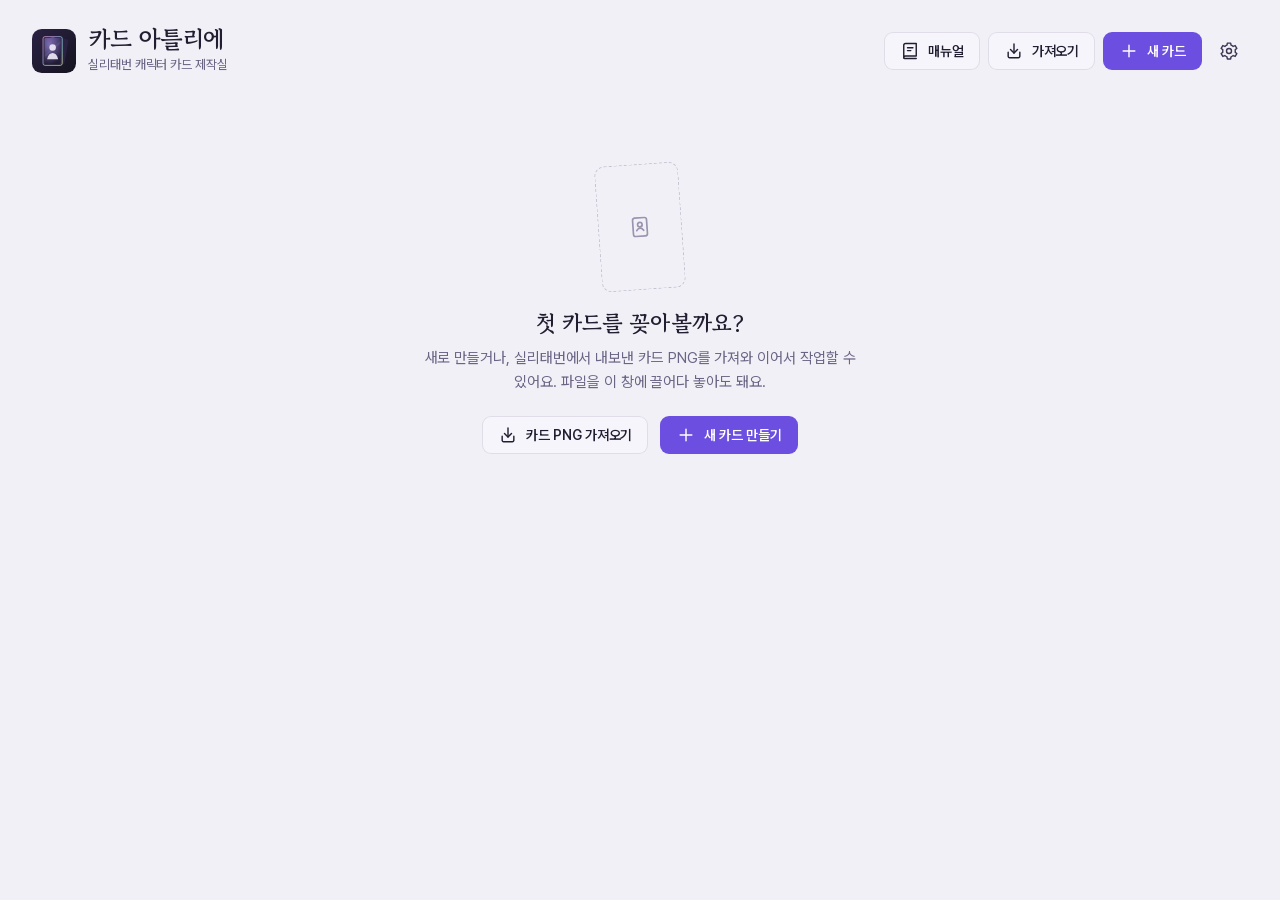
<file: index.html>
<!doctype html>
<html lang="ko">
<head>
  <meta charset="utf-8">
  <meta name="viewport" content="width=device-width, initial-scale=1, viewport-fit=cover">
  <title>카드 아틀리에</title>
  <meta name="description" content="실리태번 캐릭터 카드·로어북·정규식을 한곳에서 만들고 버전 관리하는 제작 도구">
  <meta name="theme-color" content="#15131f">
  <meta name="color-scheme" content="dark light">
  <meta name="mobile-web-app-capable" content="yes">
  <meta name="apple-mobile-web-app-capable" content="yes">
  <meta name="apple-mobile-web-app-title" content="카드 아틀리에">
  <link rel="icon" href="icons/icon.svg" type="image/svg+xml">
  <link rel="apple-touch-icon" href="icons/icon-192.png">
  <link rel="manifest" href="manifest.webmanifest">
  <link rel="stylesheet" href="css/app.css">
</head>
<body>
  <div id="app" aria-live="off"></div>
  <noscript>이 앱은 자바스크립트가 필요해요.</noscript>
  <script type="module" src="js/app.js"></script>
</body>
</html>
</file>
<file: css/app.css>
@import url('../fonts/pretendard/pretendardvariable-dynamic-subset.css');
@import url('../fonts/gowun/gowun-batang.css');
@import url('../fonts/jbmono/jbmono.css');

/* ════════════════════════════════════════════════════════════
   카드 아틀리에 — 포토카드 바인더 테마
   하나의 강조 요소: 탑로더 슬리브 + 홀로그램 포일 엣지
   ════════════════════════════════════════════════════════════ */

:root {
  --font-ui: 'Pretendard Variable', Pretendard, -apple-system, 'Apple SD Gothic Neo', 'Malgun Gothic', sans-serif;
  --font-name: 'Gowun Batang', 'Nanum Myeongjo', serif;
  --font-code: 'JetBrains Mono', 'Pretendard Variable', 'D2Coding', ui-monospace, monospace;

  --r-xs: 6px; --r-sm: 9px; --r-md: 13px; --r-lg: 18px; --r-card: 14px;
  --rail: 76px;
  --top: 60px;
  --ease: cubic-bezier(.2,.7,.2,1);

  color-scheme: dark;
  --bg: #15131f;
  --bg-deep: #100e18;
  --surface: #1d1a2a;
  --raised: #262236;
  --raised-2: #2e2942;
  --line: rgba(220, 210, 255, .10);
  --line-strong: rgba(220, 210, 255, .2);
  --text: #ece8f6;
  --text-2: #c9c3dc;
  --muted: #9c95b5;
  --faint: #6d6688;
  --accent: #b9a2ff;
  --accent-strong: #cdbbff;
  --accent-soft: rgba(185, 162, 255, .14);
  --accent-ink: #d9ccff;
  --on-accent: #1a1430;
  --ok: #7fd8c4; --ok-soft: rgba(127, 216, 196, .13);
  --warn: #f2c26b; --warn-soft: rgba(242, 194, 107, .13);
  --danger: #f07a93; --danger-soft: rgba(240, 122, 147, .13);
  --focus: 0 0 0 2px var(--bg), 0 0 0 4px var(--accent);
  --shadow-1: 0 1px 0 rgba(255,255,255,.03) inset, 0 8px 24px -12px rgba(0,0,0,.6);
  --shadow-pop: 0 24px 60px -20px rgba(0,0,0,.75), 0 0 0 1px var(--line);
  --foil: conic-gradient(from 210deg at 50% 50%, #ffb3d9, #c7b3ff, #9fe7ff, #b6ffd9, #fff2a8, #ffb3d9);
  --sleeve: rgba(255, 255, 255, .045);
  --field: var(--bg-deep);
}

@media (prefers-color-scheme: light) {
  :root:not([data-theme="dark"]) {
    color-scheme: light;
    --bg: #f2f0f7; --bg-deep: #e9e6f1; --surface: #ffffff; --raised: #f7f5fc; --raised-2: #eeebf7;
    --line: rgba(40, 30, 80, .11); --line-strong: rgba(40, 30, 80, .22);
    --text: #221e31; --text-2: #3d3753; --muted: #6b6585; --faint: #9a94b0;
    --accent: #6c4fe0; --accent-strong: #5a3dd0; --accent-soft: rgba(108, 79, 224, .1); --accent-ink: #4b33b8; --on-accent: #ffffff;
    --ok: #1e8f78; --ok-soft: rgba(30, 143, 120, .1);
    --warn: #a86d00; --warn-soft: rgba(168, 109, 0, .1);
    --danger: #c23b5b; --danger-soft: rgba(194, 59, 91, .09);
    --shadow-1: 0 1px 2px rgba(40,30,80,.06), 0 8px 24px -14px rgba(40,30,80,.25);
    --shadow-pop: 0 24px 60px -22px rgba(40,30,80,.35), 0 0 0 1px var(--line);
    --sleeve: rgba(255, 255, 255, .55);
    --field: #f8f7fc;
  }
}
:root[data-theme="light"] {
  color-scheme: light;
  --bg: #f2f0f7; --bg-deep: #e9e6f1; --surface: #ffffff; --raised: #f7f5fc; --raised-2: #eeebf7;
  --line: rgba(40, 30, 80, .11); --line-strong: rgba(40, 30, 80, .22);
  --text: #221e31; --text-2: #3d3753; --muted: #6b6585; --faint: #9a94b0;
  --accent: #6c4fe0; --accent-strong: #5a3dd0; --accent-soft: rgba(108, 79, 224, .1); --accent-ink: #4b33b8; --on-accent: #ffffff;
  --ok: #1e8f78; --ok-soft: rgba(30, 143, 120, .1);
  --warn: #a86d00; --warn-soft: rgba(168, 109, 0, .1);
  --danger: #c23b5b; --danger-soft: rgba(194, 59, 91, .09);
  --shadow-1: 0 1px 2px rgba(40,30,80,.06), 0 8px 24px -14px rgba(40,30,80,.25);
  --shadow-pop: 0 24px 60px -22px rgba(40,30,80,.35), 0 0 0 1px var(--line);
  --sleeve: rgba(255, 255, 255, .55);
  --field: #f8f7fc;
}

/* ── 기본 ─────────────────────────────────────────────────── */
*, *::before, *::after { box-sizing: border-box; }
html { -webkit-text-size-adjust: 100%; text-size-adjust: 100%; }
body {
  margin: 0;
  background: var(--bg);
  color: var(--text);
  font: 400 15px/1.6 var(--font-ui);
  letter-spacing: -0.005em;
  word-break: keep-all;
  overflow-wrap: anywhere;
  -webkit-font-smoothing: antialiased;
  min-height: 100dvh;
}
button, input, select, textarea { font: inherit; color: inherit; letter-spacing: inherit; }
button { cursor: pointer; }
:focus-visible { outline: none; box-shadow: var(--focus); }
::selection { background: var(--accent-soft); color: var(--text); }
a { color: var(--accent-ink); }
.sr { position: absolute !important; width: 1px; height: 1px; overflow: hidden; clip: rect(0 0 0 0); white-space: nowrap; }
[hidden] { display: none !important; }
svg.i { width: 20px; height: 20px; flex: none; stroke: currentColor; fill: none; stroke-width: 1.7; stroke-linecap: round; stroke-linejoin: round; }
svg.i.sm { width: 16px; height: 16px; }
svg.i.lg { width: 24px; height: 24px; }

/* 스크롤바 */
* { scrollbar-width: thin; scrollbar-color: var(--line-strong) transparent; }
::-webkit-scrollbar { width: 10px; height: 10px; }
::-webkit-scrollbar-thumb { background: var(--line-strong); border-radius: 10px; border: 3px solid transparent; background-clip: padding-box; }

/* ── 버튼 ─────────────────────────────────────────────────── */
.btn {
  display: inline-flex; align-items: center; justify-content: center; gap: 8px;
  min-height: 38px; padding: 0 15px;
  border-radius: var(--r-sm);
  border: 1px solid var(--line);
  background: var(--raised);
  color: var(--text);
  font-weight: 560; font-size: 14px;
  white-space: nowrap;
  transition: background .15s, border-color .15s, color .15s, transform .1s;
}
.btn:hover { background: var(--raised-2); border-color: var(--line-strong); }
.btn:active { transform: translateY(1px); }
.btn:disabled { opacity: .45; cursor: not-allowed; transform: none; }
.btn.primary { background: var(--accent); border-color: transparent; color: var(--on-accent); }
.btn.primary:hover { background: var(--accent-strong); }
.btn.soft { background: var(--accent-soft); border-color: transparent; color: var(--accent-ink); }
.btn.soft:hover { background: color-mix(in srgb, var(--accent) 22%, transparent); }
.btn.ghost { background: transparent; border-color: transparent; color: var(--text-2); }
.btn.ghost:hover { background: var(--raised); color: var(--text); }
.btn.danger { color: var(--danger); }
.btn.danger:hover { background: var(--danger-soft); border-color: transparent; }
.btn.danger.solid { background: var(--danger); color: #fff; border-color: transparent; }
.btn.sm { min-height: 32px; padding: 0 11px; font-size: 13px; border-radius: var(--r-xs); gap: 6px; }
.btn.icon { padding: 0; width: 38px; }
.btn.sm.icon { width: 32px; }
.btn.block { width: 100%; }

/* ── 입력 ─────────────────────────────────────────────────── */
.field { display: grid; gap: 7px; align-content: start; }
.field + .field { margin-top: 18px; }
.field-head { display: flex; align-items: baseline; gap: 10px; min-height: 20px; }
.field-label { font-weight: 620; font-size: 14px; color: var(--text); }
.field-hint { color: var(--muted); font-size: 12.5px; }
.field-meta { margin-left: auto; display: flex; gap: 10px; align-items: center; color: var(--faint); font-size: 12px; font-variant-numeric: tabular-nums; }
.field-meta .tok b { color: var(--text-2); font-weight: 600; }
.field-help { color: var(--muted); font-size: 12.5px; line-height: 1.55; margin: -2px 0 0; }

.input, .textarea, .select {
  width: 100%;
  background: var(--field);
  border: 1px solid var(--line);
  border-radius: var(--r-sm);
  padding: 9px 12px;
  transition: border-color .15s, background .15s;
}
.input, .select { min-height: 40px; }
.input:hover, .textarea:hover, .select:hover { border-color: var(--line-strong); }
.input:focus, .textarea:focus, .select:focus { outline: none; border-color: var(--accent); background: var(--surface); box-shadow: 0 0 0 3px var(--accent-soft); }
.textarea { resize: vertical; line-height: 1.7; min-height: 84px; max-height: 62vh; tab-size: 2; }
.textarea.code, .input.code { font-family: var(--font-code); font-size: 13px; line-height: 1.6; }
.textarea.code { white-space: pre-wrap; }
.input::placeholder, .textarea::placeholder { color: var(--faint); }
.select { appearance: none; padding-right: 34px; background-image: url("data:image/svg+xml,%3Csvg xmlns='http://www.w3.org/2000/svg' width='12' height='12' viewBox='0 0 24 24' fill='none' stroke='%239c95b5' stroke-width='2.4' stroke-linecap='round' stroke-linejoin='round'%3E%3Cpath d='m6 9 6 6 6-6'/%3E%3C/svg%3E"); background-repeat: no-repeat; background-position: right 12px center; }
.input.invalid, .textarea.invalid { border-color: var(--danger); box-shadow: 0 0 0 3px var(--danger-soft); }
.row { display: flex; gap: 12px; align-items: flex-end; flex-wrap: wrap; }
.row > .field { flex: 1 1 140px; margin-top: 0; }
.grid-2 { display: grid; grid-template-columns: repeat(2, minmax(0, 1fr)); gap: 14px 16px; }
.grid-3 { display: grid; grid-template-columns: repeat(3, minmax(0, 1fr)); gap: 14px 16px; }
.grid-2 > .field, .grid-3 > .field { margin-top: 0; }

/* 토글 */
.toggle { display: inline-flex; align-items: center; gap: 10px; cursor: pointer; user-select: none; min-height: 32px; font-size: 14px; color: var(--text-2); }
.toggle input { position: absolute; opacity: 0; pointer-events: none; }
.toggle .track { width: 36px; height: 21px; border-radius: 21px; background: var(--raised-2); border: 1px solid var(--line-strong); position: relative; flex: none; transition: background .18s, border-color .18s; }
.toggle .track::after { content: ''; position: absolute; top: 2px; left: 2px; width: 15px; height: 15px; border-radius: 50%; background: var(--muted); transition: transform .2s var(--ease), background .18s; }
.toggle input:checked + .track { background: var(--accent); border-color: transparent; }
.toggle input:checked + .track::after { transform: translateX(15px); background: var(--on-accent); }
.toggle input:focus-visible + .track { box-shadow: var(--focus); }
.toggle-list { display: grid; gap: 4px; }

/* 세그먼트 */
.seg { display: inline-flex; padding: 3px; border-radius: var(--r-sm); background: var(--bg-deep); border: 1px solid var(--line); gap: 2px; flex-wrap: wrap; }
.seg button { border: 0; background: transparent; min-height: 32px; padding: 0 12px; border-radius: 6px; color: var(--muted); font-size: 13.5px; font-weight: 560; display: inline-flex; align-items: center; gap: 6px; }
.seg button:hover { color: var(--text); }
.seg button[aria-pressed="true"] { background: var(--raised-2); color: var(--text); box-shadow: 0 1px 0 rgba(255,255,255,.04) inset, 0 2px 6px -3px rgba(0,0,0,.5); }

/* 체크 칩 (정규식 적용 위치 등) */
.checks { display: flex; flex-wrap: wrap; gap: 6px; }
.check { position: relative; }
.check input { position: absolute; opacity: 0; }
.check span { display: inline-flex; align-items: center; gap: 6px; min-height: 32px; padding: 0 12px; border-radius: 999px; border: 1px solid var(--line); color: var(--muted); font-size: 13px; cursor: pointer; transition: all .15s; }
.check span::before { content: ''; width: 7px; height: 7px; border-radius: 50%; background: var(--line-strong); transition: background .15s; }
.check input:checked + span { background: var(--accent-soft); border-color: transparent; color: var(--accent-ink); }
.check input:checked + span::before { background: var(--accent); }
.check input:focus-visible + span { box-shadow: var(--focus); }

/* 칩 입력 */
.chips {
  display: flex; flex-wrap: wrap; gap: 6px; align-items: center;
  min-height: 42px; padding: 6px 8px;
  background: var(--field); border: 1px solid var(--line); border-radius: var(--r-sm);
  cursor: text;
}
.chips:focus-within { border-color: var(--accent); background: var(--surface); box-shadow: 0 0 0 3px var(--accent-soft); }
.chip { display: inline-flex; align-items: center; gap: 2px; max-width: 100%; padding: 3px 4px 3px 10px; border-radius: 999px; background: var(--raised-2); color: var(--text); font-size: 13px; line-height: 1.4; }
.chip.code { font-family: var(--font-code); font-size: 12px; }
.chip .x { width: 20px; height: 20px; border-radius: 50%; border: 0; background: transparent; color: var(--muted); display: grid; place-items: center; padding: 0; }
.chip .x:hover { background: var(--danger-soft); color: var(--danger); }
.chip-text { overflow: hidden; text-overflow: ellipsis; white-space: nowrap; }
.chips input { flex: 1 1 120px; min-width: 90px; border: 0; background: transparent; outline: none; padding: 4px 4px; font-size: 14px; }

/* ── 앱 셸 ─────────────────────────────────────────────────── */
#app { min-height: 100dvh; }
.shell { display: grid; grid-template-columns: var(--rail) minmax(0, 1fr); min-height: 100dvh; }
.rail {
  position: sticky; top: 0; height: 100dvh;
  display: flex; flex-direction: column; align-items: center; gap: 4px;
  padding: 14px 8px 14px;
  background: var(--bg-deep);
  border-right: 1px solid var(--line);
  z-index: 20;
}
.rail-home { width: 46px; height: 46px; border-radius: 12px; display: grid; place-items: center; margin-bottom: 14px; border: 0; background: transparent; padding: 0; }
.rail-home img { width: 40px; height: 40px; }
.rail-home:hover { background: var(--raised); }
.rail-nav { display: flex; flex-direction: column; gap: 4px; width: 100%; }
.rail-btn {
  width: 100%; border: 0; background: transparent; color: var(--muted);
  display: grid; justify-items: center; gap: 3px;
  padding: 9px 2px 8px; border-radius: 12px;
  font-size: 11.5px; font-weight: 560; letter-spacing: -0.02em;
  position: relative;
}
.rail-btn:hover { color: var(--text); background: var(--raised); }
.rail-btn[aria-current="page"] { color: var(--accent-ink); background: var(--accent-soft); }
.rail-btn[aria-current="page"]::before { content: ''; position: absolute; left: -8px; top: 12px; bottom: 12px; width: 3px; border-radius: 0 3px 3px 0; background: var(--accent); }
.rail-btn .count { position: absolute; top: 4px; right: 8px; min-width: 18px; height: 16px; padding: 0 5px; border-radius: 8px; background: var(--raised-2); color: var(--text-2); font-size: 10.5px; line-height: 16px; font-variant-numeric: tabular-nums; }
.rail-spacer { flex: 1; }

.main { min-width: 0; display: flex; flex-direction: column; }
.topbar {
  position: sticky; top: 0; z-index: 15;
  height: var(--top);
  display: flex; align-items: center; gap: 14px;
  padding: 0 24px;
  background: color-mix(in srgb, var(--bg) 86%, transparent);
  backdrop-filter: blur(14px) saturate(1.2);
  -webkit-backdrop-filter: blur(14px) saturate(1.2);
  border-bottom: 1px solid var(--line);
}
.topbar .back { display: none; }
.top-title { display: flex; align-items: baseline; gap: 12px; min-width: 0; }
.top-title h1 { margin: 0; font: 700 19px/1.2 var(--font-name); white-space: nowrap; overflow: hidden; text-overflow: ellipsis; letter-spacing: -0.01em; }
.top-title .ver { font-size: 12.5px; color: var(--muted); font-variant-numeric: tabular-nums; white-space: nowrap; }
.top-actions { margin-left: auto; display: flex; align-items: center; gap: 8px; }
.save-badge { display: inline-flex; align-items: center; gap: 8px; height: 30px; padding: 0 12px 0 10px; border-radius: 999px; font-size: 12.5px; color: var(--muted); background: var(--surface); border: 1px solid var(--line); white-space: nowrap; }
.save-badge .dot { width: 8px; height: 8px; border-radius: 50%; background: var(--ok); box-shadow: 0 0 0 3px var(--ok-soft); }
.save-badge[data-state="dirty"] .dot, .save-badge[data-state="saving"] .dot { background: var(--warn); box-shadow: 0 0 0 3px var(--warn-soft); }
.save-badge[data-state="saving"] .dot { animation: pulse 1s infinite; }
.save-badge[data-state="error"] { color: var(--danger); }
.save-badge[data-state="error"] .dot, .save-badge[data-state="stale"] .dot { background: var(--danger); box-shadow: 0 0 0 3px var(--danger-soft); }
@keyframes pulse { 50% { opacity: .35; } }

.content { padding: 28px 28px 80px; width: 100%; max-width: 1240px; margin: 0 auto; }
.content.wide { max-width: 1440px; }

.banner { display: flex; align-items: center; gap: 12px; margin: 16px 28px 0; padding: 12px 16px; border-radius: var(--r-md); background: var(--danger-soft); color: var(--text); border: 1px solid color-mix(in srgb, var(--danger) 35%, transparent); }
.banner .btn { margin-left: auto; }

/* ── 섹션 · 패널 ───────────────────────────────────────────── */
.page-head { display: flex; align-items: flex-end; gap: 16px; flex-wrap: wrap; margin-bottom: 22px; }
.page-head h2 { margin: 0; font: 700 26px/1.25 var(--font-name); letter-spacing: -0.015em; }
.page-head p { margin: 4px 0 0; color: var(--muted); font-size: 14px; max-width: 62ch; }
.page-head .actions { margin-left: auto; display: flex; gap: 8px; flex-wrap: wrap; }

.panel { background: var(--surface); border: 1px solid var(--line); border-radius: var(--r-lg); box-shadow: var(--shadow-1); }
.panel-pad { padding: 22px 24px; }
.panel + .panel { margin-top: 16px; }
.group { border-top: 1px solid var(--line); }
.group:first-child { border-top: 0; }
.group > summary {
  list-style: none; cursor: pointer;
  display: flex; align-items: center; gap: 12px;
  padding: 16px 24px;
  user-select: none;
}
.group > summary::-webkit-details-marker { display: none; }
.group > summary h3 { margin: 0; font: 700 17px/1.3 var(--font-name); }
.group > summary .sum-meta { color: var(--faint); font-size: 12.5px; font-variant-numeric: tabular-nums; }
.group > summary .chev { margin-left: auto; color: var(--faint); transition: transform .2s var(--ease); }
.group[open] > summary .chev { transform: rotate(180deg); }
.group > summary:hover h3 { color: var(--accent-ink); }
.group-body { padding: 4px 24px 24px; }

/* ── 탑로더 카드 (핵심 강조 요소) ────────────────────────── */
.toploader {
  --tilt-x: 0deg; --tilt-y: 0deg; --gx: 50%; --gy: 50%;
  position: relative;
  aspect-ratio: 2 / 3;
  width: 100%;
  border-radius: var(--r-card);
  padding: 9px;
  background: var(--sleeve);
  border: 1px solid var(--line-strong);
  box-shadow: 0 30px 50px -28px rgba(0,0,0,.65), 0 1px 0 rgba(255,255,255,.08) inset;
  transform: perspective(900px) rotateX(var(--tilt-x)) rotateY(var(--tilt-y));
  transition: transform .5s var(--ease);
  isolation: isolate;
}
.toploader::before {
  /* 홀로그램 포일 엣지 */
  content: ''; position: absolute; inset: -1px; border-radius: inherit; padding: 2px;
  background: var(--foil);
  -webkit-mask: linear-gradient(#000 0 0) content-box, linear-gradient(#000 0 0);
  -webkit-mask-composite: xor; mask-composite: exclude;
  opacity: .55; z-index: 2; pointer-events: none;
  transition: opacity .3s;
}
.toploader::after {
  /* 슬리브 반사광 */
  content: ''; position: absolute; inset: 9px; border-radius: 8px; pointer-events: none; z-index: 3;
  background:
    radial-gradient(120% 70% at var(--gx) var(--gy), rgba(255,255,255,.16), transparent 45%),
    linear-gradient(115deg, transparent 38%, rgba(255,255,255,.07) 46%, transparent 54%);
  mix-blend-mode: screen;
}
.toploader:hover::before { opacity: .9; }
.toploader .face {
  position: relative; width: 100%; height: 100%;
  border-radius: 8px; overflow: hidden;
  background: var(--raised);
}
.toploader .face img { width: 100%; height: 100%; object-fit: cover; display: block; }
.toploader .notch { position: absolute; top: 3px; left: 50%; width: 34px; height: 4px; margin-left: -17px; border-radius: 4px; background: var(--line-strong); z-index: 4; }
.monogram {
  width: 100%; height: 100%;
  display: grid; place-items: center; text-align: center;
  background:
    radial-gradient(90% 60% at 30% 20%, color-mix(in srgb, var(--accent) 30%, transparent), transparent 70%),
    radial-gradient(80% 60% at 80% 90%, color-mix(in srgb, var(--ok) 18%, transparent), transparent 70%),
    var(--raised);
  color: var(--text);
}
.monogram span { font: 700 clamp(28px, 22cqw, 64px)/1 var(--font-name); opacity: .9; }
.toploader { container-type: inline-size; }
@media (prefers-reduced-motion: reduce) { .toploader { transition: none; transform: none !important; } }

/* ── 서재(프로젝트 목록) ──────────────────────────────────── */
.shelf-wrap { min-height: 100dvh; }
.shelf-head {
  display: flex; align-items: center; gap: 16px; flex-wrap: wrap;
  padding: 26px 32px 18px; max-width: 1400px; margin: 0 auto;
}
.brand { display: flex; align-items: center; gap: 12px; }
.brand img { width: 44px; height: 44px; }
.brand h1 { margin: 0; font: 700 24px/1.1 var(--font-name); letter-spacing: -0.02em; }
.brand p { margin: 3px 0 0; color: var(--muted); font-size: 13px; }
.shelf-head .actions { margin-left: auto; display: flex; gap: 8px; flex-wrap: wrap; }
.shelf-tools { display: flex; gap: 10px; align-items: center; flex-wrap: wrap; max-width: 1400px; margin: 0 auto; padding: 0 32px 18px; }
.search { position: relative; flex: 1 1 260px; max-width: 420px; }
.search svg { position: absolute; left: 12px; top: 50%; transform: translateY(-50%); color: var(--faint); }
.search .input { padding-left: 38px; }
.binder {
  max-width: 1400px; margin: 0 auto; padding: 8px 32px 80px;
  display: grid; grid-template-columns: repeat(auto-fill, minmax(196px, 1fr)); gap: 30px 24px;
}
.pocket { display: grid; gap: 12px; align-content: start; text-align: left; border: 0; background: transparent; padding: 0; color: inherit; border-radius: var(--r-card); position: relative; }
.pocket:hover .toploader { --tilt-x: 3deg; --tilt-y: -4deg; }
.pocket-info { display: grid; gap: 4px; padding: 0 4px; }
.pocket-name { font: 700 16px/1.35 var(--font-name); white-space: nowrap; overflow: hidden; text-overflow: ellipsis; }
.pocket-meta { display: flex; flex-wrap: wrap; gap: 5px; align-items: center; color: var(--muted); font-size: 12px; }
.pill { display: inline-flex; align-items: center; gap: 4px; height: 22px; padding: 0 8px; border-radius: 999px; background: var(--raised); color: var(--text-2); font-size: 11.5px; font-weight: 560; font-variant-numeric: tabular-nums; white-space: nowrap; }
.pill.accent { background: var(--accent-soft); color: var(--accent-ink); }
.pill.ok { background: var(--ok-soft); color: var(--ok); }
.pill.warn { background: var(--warn-soft); color: var(--warn); }
.pill.danger { background: var(--danger-soft); color: var(--danger); }
.pocket-menu { position: absolute; top: 14px; right: 14px; z-index: 6; opacity: 0; transition: opacity .15s; }
.pocket:hover .pocket-menu, .pocket:focus-within .pocket-menu { opacity: 1; }
.pocket-menu .btn { background: color-mix(in srgb, var(--bg) 80%, transparent); backdrop-filter: blur(6px); }
@media (hover: none) { .pocket-menu { opacity: 1; } }
.pocket.new .toploader { display: grid; place-items: center; border-style: dashed; background: transparent; box-shadow: none; }
.pocket.new .toploader::before, .pocket.new .toploader::after { display: none; }
.pocket.new .new-inner { display: grid; justify-items: center; gap: 10px; color: var(--muted); font-weight: 600; font-size: 14px; }
.pocket.new:hover .new-inner { color: var(--accent-ink); }
.pocket.new .new-inner .plus { width: 54px; height: 54px; border-radius: 50%; display: grid; place-items: center; background: var(--accent-soft); color: var(--accent-ink); }

.empty { text-align: center; padding: 70px 24px; max-width: 520px; margin: 0 auto; }
.empty h3 { font: 700 22px/1.35 var(--font-name); margin: 18px 0 8px; }
.empty p { color: var(--muted); margin: 0 0 22px; }
.empty .row { justify-content: center; }
.empty .glyph { width: 84px; height: 126px; margin: 0 auto; border-radius: 10px; border: 1.5px dashed var(--line-strong); display: grid; place-items: center; color: var(--faint); transform: rotate(-4deg); }

.trash-list { max-width: 1400px; margin: 0 auto; padding: 0 32px 60px; display: grid; gap: 8px; }
.trash-row { display: flex; align-items: center; gap: 12px; padding: 12px 16px; border-radius: var(--r-md); background: var(--surface); border: 1px solid var(--line); }
.trash-row .name { font-weight: 600; }
.trash-row .when { color: var(--muted); font-size: 12.5px; }
.trash-row .row { margin-left: auto; align-items: center; }

/* ── 카드 편집 ─────────────────────────────────────────────── */
.card-layout { display: grid; grid-template-columns: 300px minmax(0, 1fr); gap: 28px; align-items: start; }
.card-side { position: sticky; top: calc(var(--top) + 24px); display: grid; gap: 16px; }
.image-well { position: relative; }
.image-well.drag .toploader { outline: 2px dashed var(--accent); outline-offset: 6px; }
.image-actions { display: flex; gap: 6px; flex-wrap: wrap; }
.image-actions .btn { flex: 1 1 auto; }
.image-dim { color: var(--faint); font-size: 12px; text-align: center; font-variant-numeric: tabular-nums; }
.token-summary { display: grid; gap: 8px; padding: 16px 18px; }
.token-summary .ts-head { display: flex; align-items: baseline; gap: 8px; }
.token-summary .ts-head strong { font: 700 24px/1 var(--font-ui); font-variant-numeric: tabular-nums; letter-spacing: -0.02em; }
.token-summary .ts-head span { color: var(--muted); font-size: 12.5px; }
.ts-bar { display: flex; height: 6px; border-radius: 6px; overflow: hidden; background: var(--raised-2); }
.ts-bar i { display: block; height: 100%; }
.ts-legend { display: grid; grid-template-columns: 1fr auto; gap: 3px 10px; font-size: 12.5px; color: var(--muted); font-variant-numeric: tabular-nums; }
.ts-legend span { display: inline-flex; align-items: center; gap: 7px; }
.ts-legend span i { width: 8px; height: 8px; border-radius: 2px; display: inline-block; }
.ts-note { color: var(--faint); font-size: 11.5px; margin: 2px 0 0; }

.greet-tabs { display: flex; gap: 6px; flex-wrap: wrap; margin-bottom: 10px; align-items: center; }
.greet-tab { min-height: 32px; padding: 0 12px; border-radius: 999px; border: 1px solid var(--line); background: transparent; color: var(--muted); font-size: 13px; font-weight: 560; font-variant-numeric: tabular-nums; }
.greet-tab:hover { color: var(--text); border-color: var(--line-strong); }
.greet-tab[aria-selected="true"] { background: var(--accent-soft); color: var(--accent-ink); border-color: transparent; }
.greet-tools { display: flex; gap: 6px; margin-top: 8px; flex-wrap: wrap; }

.expand-btn { border: 0; background: transparent; color: var(--faint); padding: 2px; border-radius: 6px; display: inline-grid; place-items: center; }
.expand-btn:hover { color: var(--accent-ink); background: var(--accent-soft); }

/* ── 분할 화면 (로어북·정규식·메모) ──────────────────────── */
.split { display: grid; grid-template-columns: 340px minmax(0, 1fr); gap: 20px; align-items: start; }
.list-pane { position: sticky; top: calc(var(--top) + 20px); max-height: calc(100dvh - var(--top) - 40px); display: flex; flex-direction: column; overflow: hidden; }
.list-head { display: grid; gap: 10px; padding: 14px 14px 12px; border-bottom: 1px solid var(--line); }
.list-head .row { align-items: center; gap: 8px; flex-wrap: nowrap; }
.list-head .input { min-height: 36px; padding: 6px 10px 6px 36px; }
.list-filters { display: flex; gap: 4px; flex-wrap: wrap; }
.list-filters button { border: 0; background: transparent; color: var(--muted); font-size: 12.5px; font-weight: 560; padding: 4px 9px; border-radius: 6px; font-variant-numeric: tabular-nums; }
.list-filters button[aria-pressed="true"] { background: var(--raised-2); color: var(--text); }
.list { overflow-y: auto; padding: 6px; flex: 1; overscroll-behavior: contain; }
.item {
  width: 100%; text-align: left; border: 0; background: transparent; color: inherit;
  display: grid; grid-template-columns: auto minmax(0, 1fr) auto; gap: 3px 10px; align-items: center;
  padding: 10px 10px; border-radius: var(--r-sm);
}
.item:hover { background: var(--raised); }
.item[aria-selected="true"] { background: var(--accent-soft); }
.item .mark { grid-row: span 2; width: 10px; height: 10px; border-radius: 3px; background: var(--ok); }
.item .mark.constant { background: var(--accent); transform: rotate(45deg); border-radius: 2px; }
.item .mark.vector { background: var(--warn); border-radius: 50%; }
.item .mark.off { background: transparent; border: 1.5px solid var(--faint); }
.item .mark.regex { background: var(--accent); border-radius: 50%; }
.item .mark.note { background: var(--warn); border-radius: 2px; }
.item .t { font-weight: 600; font-size: 14px; white-space: nowrap; overflow: hidden; text-overflow: ellipsis; }
.item.off .t { color: var(--muted); text-decoration: line-through; text-decoration-color: var(--faint); }
.item .s { grid-column: 2; font-size: 12px; color: var(--muted); white-space: nowrap; overflow: hidden; text-overflow: ellipsis; }
.item .n { grid-row: span 2; font-size: 11.5px; color: var(--faint); font-variant-numeric: tabular-nums; text-align: right; }
.list-foot { padding: 10px 14px; border-top: 1px solid var(--line); color: var(--faint); font-size: 12px; display: flex; gap: 10px; flex-wrap: wrap; font-variant-numeric: tabular-nums; }

.detail-pane { min-width: 0; }
.detail-head { display: flex; align-items: center; gap: 10px; flex-wrap: wrap; padding: 16px 24px; border-bottom: 1px solid var(--line); }
.detail-head .title-input { flex: 1 1 240px; font: 700 20px/1.3 var(--font-name); background: transparent; border: 1px solid transparent; border-radius: var(--r-sm); padding: 6px 10px; margin-left: -10px; min-width: 0; }
.detail-head .title-input:hover { border-color: var(--line); }
.detail-head .title-input:focus { outline: none; border-color: var(--accent); background: var(--bg-deep); }
.detail-body { padding: 20px 24px 26px; }
.detail-back { display: none; }
.sub-head { display: flex; align-items: center; gap: 10px; margin: 26px 0 12px; }
.sub-head h4 { margin: 0; font-size: 13.5px; font-weight: 680; color: var(--text-2); }
.sub-head::after { content: ''; flex: 1; height: 1px; background: var(--line); }
.empty-detail { display: grid; place-items: center; text-align: center; min-height: 360px; padding: 40px; color: var(--muted); }
.empty-detail h3 { color: var(--text); font: 700 19px/1.4 var(--font-name); margin: 14px 0 6px; }
.empty-detail p { margin: 0 0 18px; max-width: 38ch; }

.book-box { margin-bottom: 18px; }
.book-box > summary { padding: 14px 22px; }
.book-box > summary h3 { font-size: 16px; }
.book-settings { display: grid; grid-template-columns: minmax(0, 2fr) repeat(3, minmax(0, 1fr)); gap: 12px 14px; padding: 2px 22px 20px; align-items: end; }
.book-settings .field { margin: 0; }

/* 정규식 테스트 벤치 */
.bench { display: grid; grid-template-columns: minmax(0, 1fr) minmax(0, 1fr); gap: 14px; }
.bench-out { display: grid; gap: 8px; min-width: 0; }
.bench-out .out-head { display: flex; align-items: center; gap: 8px; flex-wrap: wrap; }
.bench-out pre { margin: 0; min-height: 160px; max-height: 420px; overflow: auto; padding: 12px; border-radius: var(--r-sm); background: var(--bg-deep); border: 1px solid var(--line); font: 12.5px/1.6 var(--font-code); white-space: pre-wrap; word-break: break-all; }
.preview-frame { width: 100%; min-height: 240px; height: 360px; border: 1px solid var(--line); border-radius: var(--r-sm); background: #fff; resize: vertical; }
.status-line { display: inline-flex; align-items: center; gap: 6px; font-size: 12.5px; font-weight: 560; }
.status-line.ok { color: var(--ok); }
.status-line.err { color: var(--danger); }
.status-line.idle { color: var(--muted); }

/* ── 버전 타임라인 ─────────────────────────────────────────── */
.versions { display: grid; grid-template-columns: minmax(0, 380px) minmax(0, 1fr); gap: 22px; align-items: start; }
.timeline { position: relative; display: grid; gap: 12px; }
.timeline::before { content: ''; position: absolute; left: 15px; top: 10px; bottom: 10px; width: 2px; background: var(--line); border-radius: 2px; }
.tl-item { position: relative; display: grid; grid-template-columns: 32px minmax(0, 1fr); gap: 14px; }
.tl-dot { width: 32px; height: 32px; border-radius: 50%; display: grid; place-items: center; background: var(--surface); border: 2px solid var(--line-strong); color: var(--muted); position: relative; z-index: 1; }
.tl-item.manual .tl-dot { border-color: var(--accent); color: var(--accent-ink); background: var(--accent-soft); }
.tl-item.current .tl-dot { border-color: var(--ok); color: var(--ok); background: var(--ok-soft); }
.tl-card { padding: 14px 18px; }
.tl-card .tl-top { display: flex; align-items: baseline; gap: 10px; flex-wrap: wrap; }
.tl-card .tl-ver { font: 700 17px/1.3 var(--font-name); }
.tl-card .tl-when { color: var(--muted); font-size: 12.5px; font-variant-numeric: tabular-nums; }
.tl-card .tl-note { margin: 8px 0 0; color: var(--text-2); white-space: pre-wrap; font-size: 14px; line-height: 1.65; }
.tl-card .tl-actions { display: flex; gap: 6px; margin-top: 12px; flex-wrap: wrap; }
.tl-card .tl-stats { display: flex; gap: 5px; margin-top: 10px; flex-wrap: wrap; }
.tl-auto-toggle { margin-left: 46px; }
.tl-item.auto .tl-card { padding: 10px 14px; background: transparent; box-shadow: none; }
.tl-item.auto .tl-dot { width: 32px; height: 32px; transform: scale(.7); }

/* diff */
.diff-sec + .diff-sec { margin-top: 22px; }
.diff-sec h4 { margin: 0 0 10px; font: 700 16px/1.3 var(--font-name); display: flex; gap: 8px; align-items: center; }
.diff-field { border: 1px solid var(--line); border-radius: var(--r-sm); overflow: hidden; }
.diff-field + .diff-field { margin-top: 10px; }
.diff-field .df-head { padding: 8px 12px; background: var(--raised); font-size: 13px; font-weight: 620; display: flex; gap: 8px; align-items: center; }
.diff-lines { margin: 0; font: 12.5px/1.65 var(--font-code); max-height: 360px; overflow: auto; }
.diff-lines div { padding: 0 12px 0 28px; white-space: pre-wrap; word-break: break-word; position: relative; min-height: 1.65em; }
.diff-lines div::before { position: absolute; left: 10px; color: var(--faint); }
.diff-lines .add { background: var(--ok-soft); }
.diff-lines .add::before { content: '+'; color: var(--ok); }
.diff-lines .del { background: var(--danger-soft); }
.diff-lines .del::before { content: '−'; color: var(--danger); }
.diff-lines .eq { color: var(--muted); }
.diff-lines .gap { color: var(--faint); font-style: italic; font-family: var(--font-ui); }
.diff-lines mark { background: color-mix(in srgb, currentColor 0%, transparent); border-radius: 3px; padding: 0 1px; }
.diff-lines .add mark { background: color-mix(in srgb, var(--ok) 35%, transparent); color: inherit; }
.diff-lines .del mark { background: color-mix(in srgb, var(--danger) 35%, transparent); color: inherit; }
.diff-list { display: grid; gap: 6px; margin: 0; padding: 0; list-style: none; }
.diff-list li { display: flex; align-items: center; gap: 8px; font-size: 14px; }

/* ── 내보내기 ─────────────────────────────────────────────── */
.export-layout { display: grid; grid-template-columns: 280px minmax(0, 1fr); gap: 28px; align-items: start; }
.checklist { display: grid; gap: 2px; padding: 8px; }
.check-item { display: grid; grid-template-columns: 22px minmax(0, 1fr); gap: 10px; padding: 10px 12px; border-radius: var(--r-sm); font-size: 13.5px; line-height: 1.5; }
.check-item .ci-icon { width: 22px; height: 22px; border-radius: 50%; display: grid; place-items: center; }
.check-item.ok .ci-icon { background: var(--ok-soft); color: var(--ok); }
.check-item.warn .ci-icon { background: var(--warn-soft); color: var(--warn); }
.check-item.error .ci-icon { background: var(--danger-soft); color: var(--danger); }
.check-item.info .ci-icon { background: var(--accent-soft); color: var(--accent-ink); }
.check-item b { font-weight: 640; }
.check-item small { display: block; color: var(--muted); font-size: 12.5px; }
.out-list { display: grid; gap: 12px; }
.out-row { display: grid; grid-template-columns: 46px minmax(0, 1fr) auto; gap: 16px; align-items: center; padding: 18px 20px; }
.out-row .oi { width: 46px; height: 46px; border-radius: 12px; display: grid; place-items: center; background: var(--raised-2); color: var(--text-2); }
.out-row.hero .oi { background: var(--accent-soft); color: var(--accent-ink); }
.out-row h4 { margin: 0; font-size: 15.5px; font-weight: 680; }
.out-row p { margin: 3px 0 0; color: var(--muted); font-size: 13px; line-height: 1.55; }
.out-row .acts { display: flex; gap: 6px; flex-wrap: wrap; justify-content: flex-end; }
.out-opts { display: grid; gap: 4px; margin-top: 12px; padding-top: 12px; border-top: 1px solid var(--line); }
.verify { margin-top: 10px; display: inline-flex; align-items: center; gap: 8px; font-size: 13px; font-weight: 600; padding: 6px 12px; border-radius: 999px; }
.verify.ok { background: var(--ok-soft); color: var(--ok); }
.verify.err { background: var(--danger-soft); color: var(--danger); }

/* ── 메모 ─────────────────────────────────────────────────── */
.note-body { min-height: 52vh; font-size: 15px; line-height: 1.8; }

/* ── 모달 · 토스트 ─────────────────────────────────────────── */
.modal-back {
  position: fixed; inset: 0; z-index: 100;
  background: rgba(10, 8, 18, .55);
  backdrop-filter: blur(3px);
  display: grid; place-items: center; padding: 20px;
  animation: fade .18s var(--ease);
}
.modal {
  width: min(560px, 100%); max-height: calc(100dvh - 40px);
  display: flex; flex-direction: column;
  background: var(--surface); border-radius: var(--r-lg);
  box-shadow: var(--shadow-pop);
  animation: rise .22s var(--ease);
}
.modal.wide { width: min(980px, 100%); }
.modal.full { width: min(1100px, 100%); height: calc(100dvh - 40px); }
.modal-head { display: flex; align-items: center; gap: 12px; padding: 18px 22px 12px; }
.modal-head h3 { margin: 0; font: 700 19px/1.35 var(--font-name); }
.modal-head .btn { margin-left: auto; }
.modal-body { padding: 4px 22px 18px; overflow: auto; flex: 1; }
.modal-body p { margin: 0 0 10px; color: var(--text-2); }
.modal-foot { display: flex; gap: 8px; justify-content: flex-end; padding: 14px 22px 18px; border-top: 1px solid var(--line); flex-wrap: wrap; }
.modal.full .modal-body { display: flex; flex-direction: column; }
.modal.full .textarea { flex: 1; max-height: none; min-height: 0; resize: none; font-size: 15.5px; line-height: 1.85; }
@keyframes fade { from { opacity: 0; } }
@keyframes rise { from { opacity: 0; transform: translateY(10px) scale(.985); } }

.toasts { position: fixed; z-index: 200; left: 50%; bottom: 24px; transform: translateX(-50%); display: grid; gap: 8px; justify-items: center; pointer-events: none; }
.toast { pointer-events: auto; display: inline-flex; align-items: center; gap: 10px; padding: 11px 16px; border-radius: 12px; background: var(--raised-2); color: var(--text); box-shadow: var(--shadow-pop); font-size: 14px; animation: rise .22s var(--ease); max-width: min(520px, calc(100vw - 32px)); }
.toast.ok svg { color: var(--ok); }
.toast.err svg { color: var(--danger); }
.toast.warn svg { color: var(--warn); }

.menu { position: fixed; z-index: 120; min-width: 190px; padding: 6px; border-radius: var(--r-md); background: var(--surface); box-shadow: var(--shadow-pop); animation: rise .15s var(--ease); }
.menu button { width: 100%; display: flex; align-items: center; gap: 10px; border: 0; background: transparent; padding: 9px 12px; border-radius: 8px; font-size: 14px; text-align: left; color: var(--text); }
.menu button:hover { background: var(--raised); }
.menu button.danger { color: var(--danger); }
.menu hr { border: 0; border-top: 1px solid var(--line); margin: 5px 4px; }

.drop-hint { position: fixed; inset: 0; z-index: 90; display: grid; place-items: center; background: color-mix(in srgb, var(--bg) 70%, transparent); backdrop-filter: blur(4px); pointer-events: none; }
.drop-hint div { padding: 26px 34px; border: 2px dashed var(--accent); border-radius: var(--r-lg); font: 700 20px/1.4 var(--font-name); color: var(--accent-ink); background: var(--surface); text-align: center; }
.drop-hint small { display: block; font: 400 13px/1.5 var(--font-ui); color: var(--muted); margin-top: 6px; }

kbd { font: 600 11.5px/1 var(--font-ui); padding: 3px 6px; border-radius: 5px; background: var(--raised-2); border: 1px solid var(--line); color: var(--text-2); }

/* ── 반응형 ─────────────────────────────────────────────────── */
@media (max-width: 1100px) {
  .card-layout { grid-template-columns: 240px minmax(0, 1fr); gap: 20px; }
  .export-layout, .versions { grid-template-columns: minmax(0, 1fr); }
  .bench { grid-template-columns: minmax(0, 1fr); }
  .book-settings { grid-template-columns: repeat(2, minmax(0, 1fr)); }
  .book-settings .field:first-child { grid-column: 1 / -1; }
}

@media (max-width: 820px) {
  :root { --top: 56px; }
  body { font-size: 15.5px; }
  .shell { grid-template-columns: minmax(0, 1fr); }
  .rail {
    position: fixed; top: auto; bottom: 0; left: 0; right: 0; height: auto;
    flex-direction: row; padding: 6px 6px calc(6px + env(safe-area-inset-bottom));
    border-right: 0; border-top: 1px solid var(--line);
    background: color-mix(in srgb, var(--bg-deep) 92%, transparent);
    backdrop-filter: blur(14px); -webkit-backdrop-filter: blur(14px);
  }
  .rail-home, .rail-spacer, .rail .rail-extra { display: none; }
  .rail-nav { flex-direction: row; gap: 2px; }
  .rail-btn { padding: 7px 0 6px; font-size: 10.5px; border-radius: 10px; }
  .rail-btn[aria-current="page"]::before { left: 22%; right: 22%; top: -7px; bottom: auto; width: auto; height: 3px; border-radius: 0 0 3px 3px; }
  .rail-btn .count { right: 50%; margin-right: -26px; top: 2px; }
  .main { padding-bottom: calc(66px + env(safe-area-inset-bottom)); }
  .topbar { padding: 0 12px; gap: 8px; }
  .topbar .back { display: inline-flex; }
  .top-title h1 { font-size: 17px; }
  .top-title .ver { display: none; }
  .save-badge { padding: 0 8px; }
  .save-badge .lbl { display: none; }
  .top-actions .hide-m { display: none; }
  .content { padding: 18px 14px 40px; }
  .banner { margin: 12px 14px 0; flex-wrap: wrap; }
  .page-head h2 { font-size: 22px; }
  .page-head .actions { margin-left: 0; width: 100%; }
  .panel-pad { padding: 18px 16px; }
  .group > summary { padding: 15px 16px; }
  .group-body { padding: 4px 16px 20px; }
  .grid-2, .grid-3 { grid-template-columns: minmax(0, 1fr); }

  .card-layout { grid-template-columns: minmax(0, 1fr); }
  .card-side { position: static; grid-template-columns: 132px minmax(0, 1fr); align-items: start; gap: 14px; }
  .card-side .image-well { grid-row: span 2; }
  .card-side .token-summary { grid-column: 1 / -1; }

  .split { grid-template-columns: minmax(0, 1fr); }
  .split .list-pane { position: static; max-height: none; }
  .split .list { max-height: none; overflow: visible; }
  .split.show-detail .list-pane { display: none; }
  .split:not(.show-detail) .detail-pane { display: none; }
  .detail-back { display: inline-flex; }
  .detail-head { padding: 12px 14px; }
  .detail-body { padding: 16px 14px 22px; }
  .item { padding: 13px 10px; }

  .shelf-head { padding: 18px 16px 12px; }
  .shelf-head .actions { margin-left: 0; width: 100%; }
  .shelf-head .actions .btn { flex: 1; }
  .shelf-tools { padding: 0 16px 14px; }
  .binder { padding: 6px 16px 60px; grid-template-columns: repeat(2, minmax(0, 1fr)); gap: 22px 14px; }
  .trash-list { padding: 0 16px 40px; }
  .trash-row { flex-wrap: wrap; }

  .out-row { grid-template-columns: 40px minmax(0, 1fr); padding: 16px; }
  .out-row .oi { width: 40px; height: 40px; }
  .out-row .acts { grid-column: 1 / -1; justify-content: stretch; }
  .out-row .acts .btn { flex: 1; }
  .modal-back { padding: 0; align-items: end; }
  .modal { width: 100%; max-height: 92dvh; border-radius: var(--r-lg) var(--r-lg) 0 0; }
  .modal.full { height: 92dvh; }
  .toasts { bottom: calc(80px + env(safe-area-inset-bottom)); }
  .book-settings { grid-template-columns: minmax(0, 1fr) minmax(0, 1fr); padding: 2px 16px 16px; }
  .book-box > summary { padding: 13px 16px; }
  /* 상세 화면을 보는 동안에는 머리말·로어북 설정을 감춰 편집 공간 확보 */
  .content:has(.split.show-detail) > .page-head,
  .content:has(.split.show-detail) > .book-box { display: none; }
  .card-side .image-actions { flex-direction: column; }
  .card-side .image-actions .btn { width: 100%; }
}
@media (max-width: 380px) {
  .card-side { grid-template-columns: 112px minmax(0, 1fr); }
}
@media (prefers-reduced-motion: reduce) {
  *, *::before, *::after { animation-duration: .001ms !important; transition-duration: .001ms !important; }
}

/* HTML 매뉴얼: 좁은 화면에서도 내부 문서를 끝까지 스크롤 */
.manual-modal .modal-body { padding: 0; overflow: hidden; min-height: 0; }
.manual-frame { display: block; border: 0; width: 100%; flex: 1; min-height: 0; background: var(--bg); border-radius: 0 0 var(--r-lg) var(--r-lg); }
</file>
